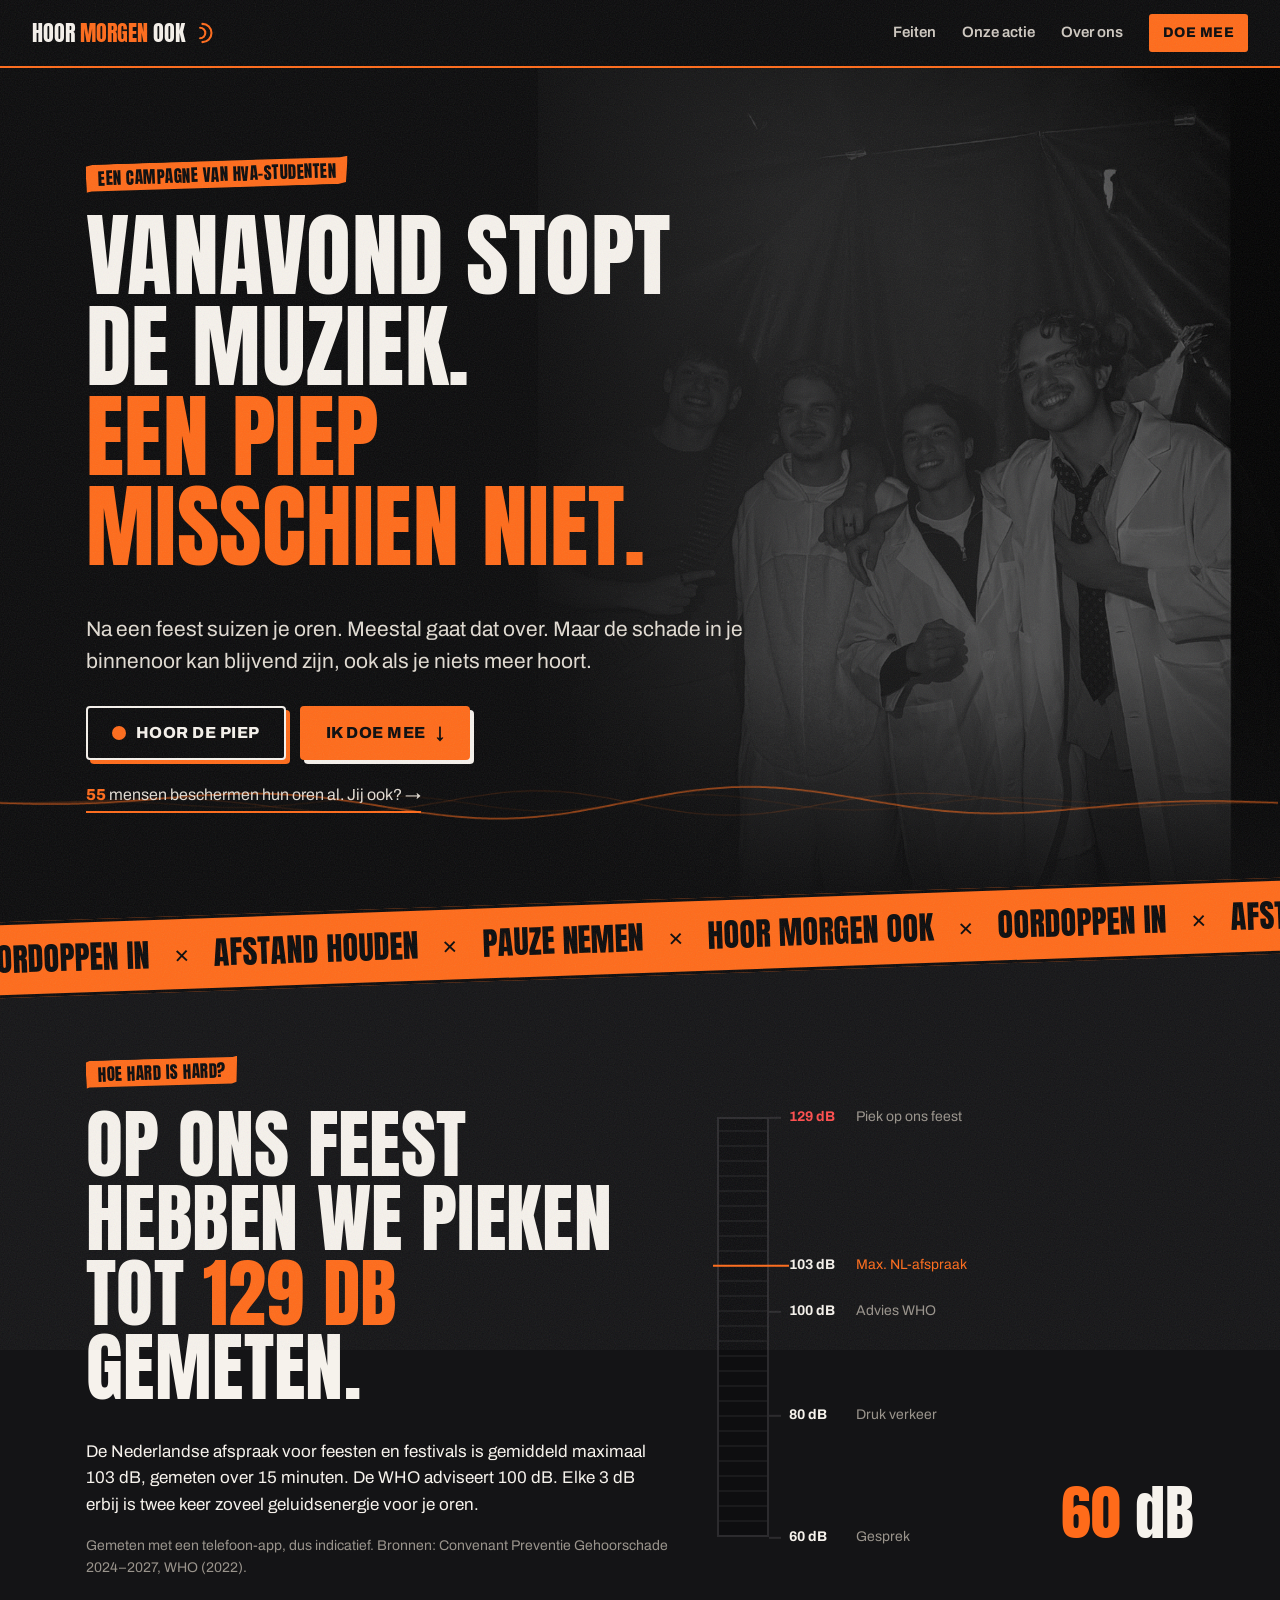
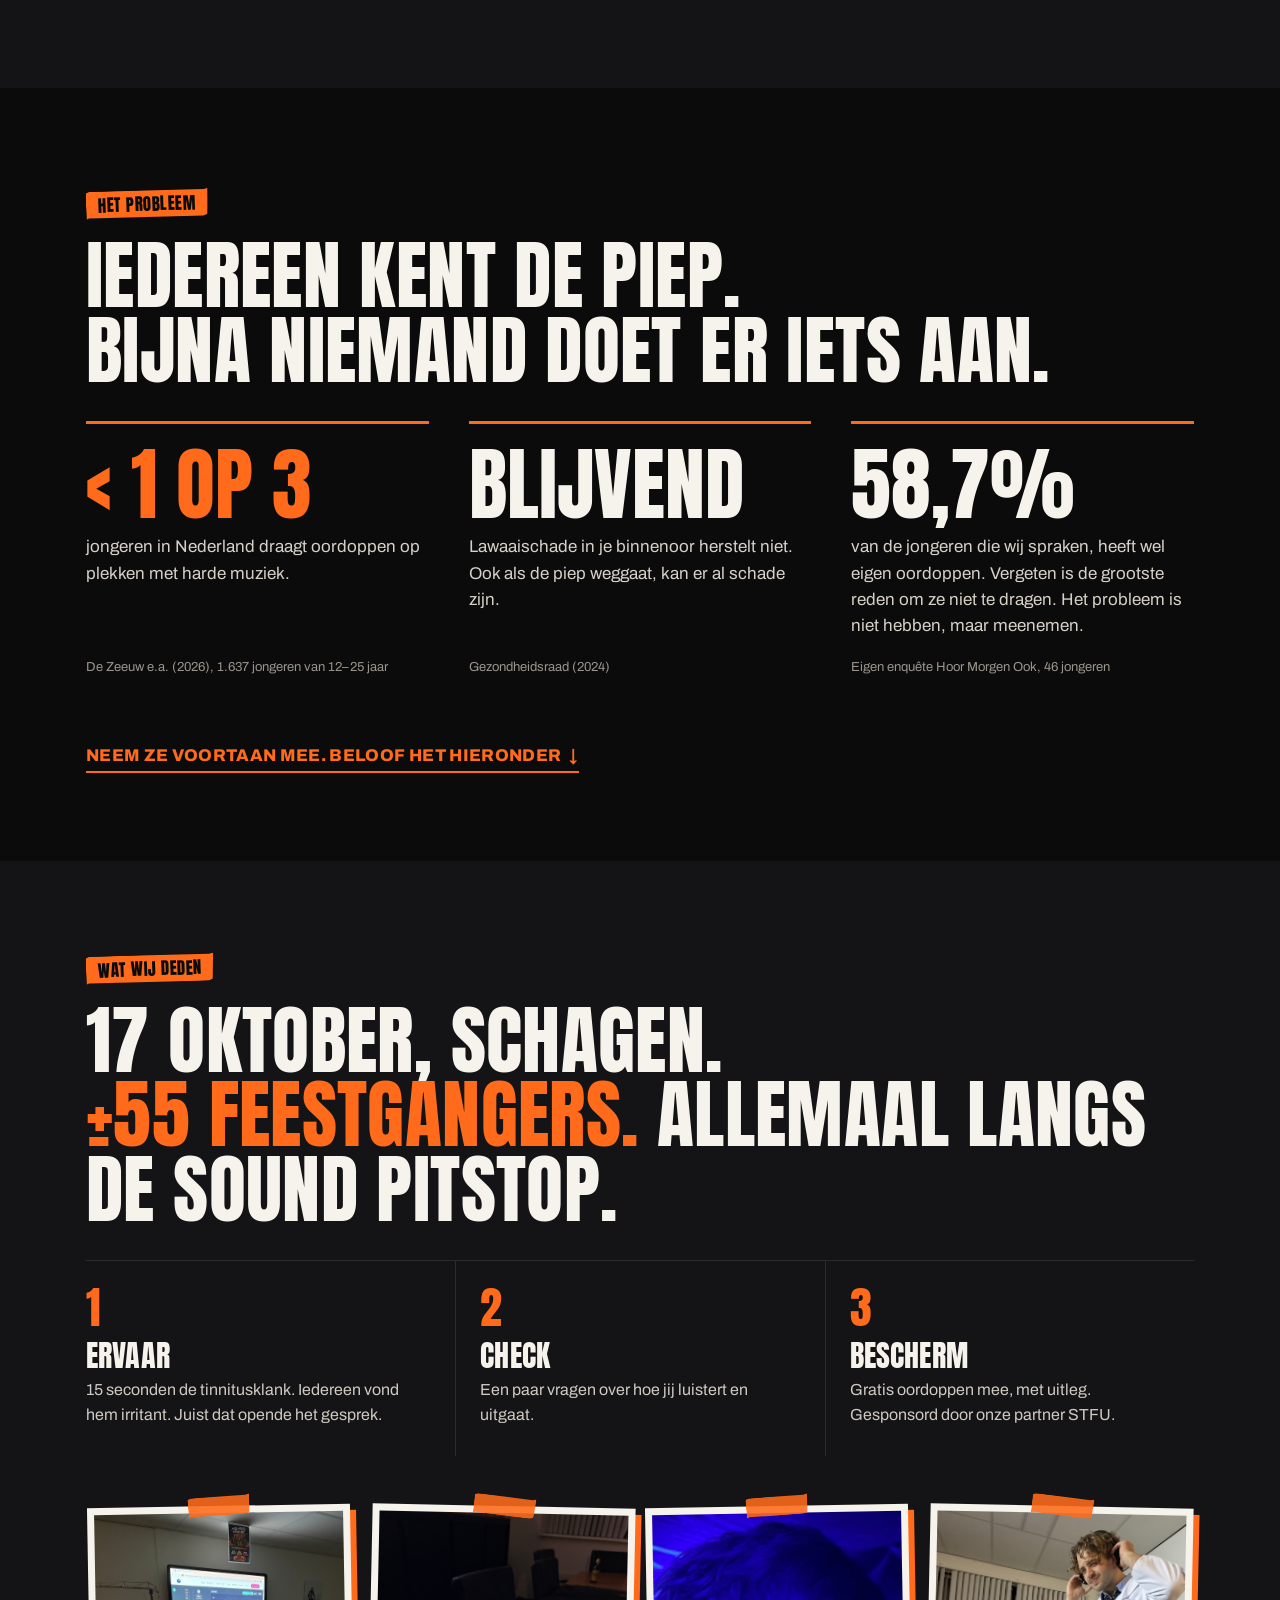
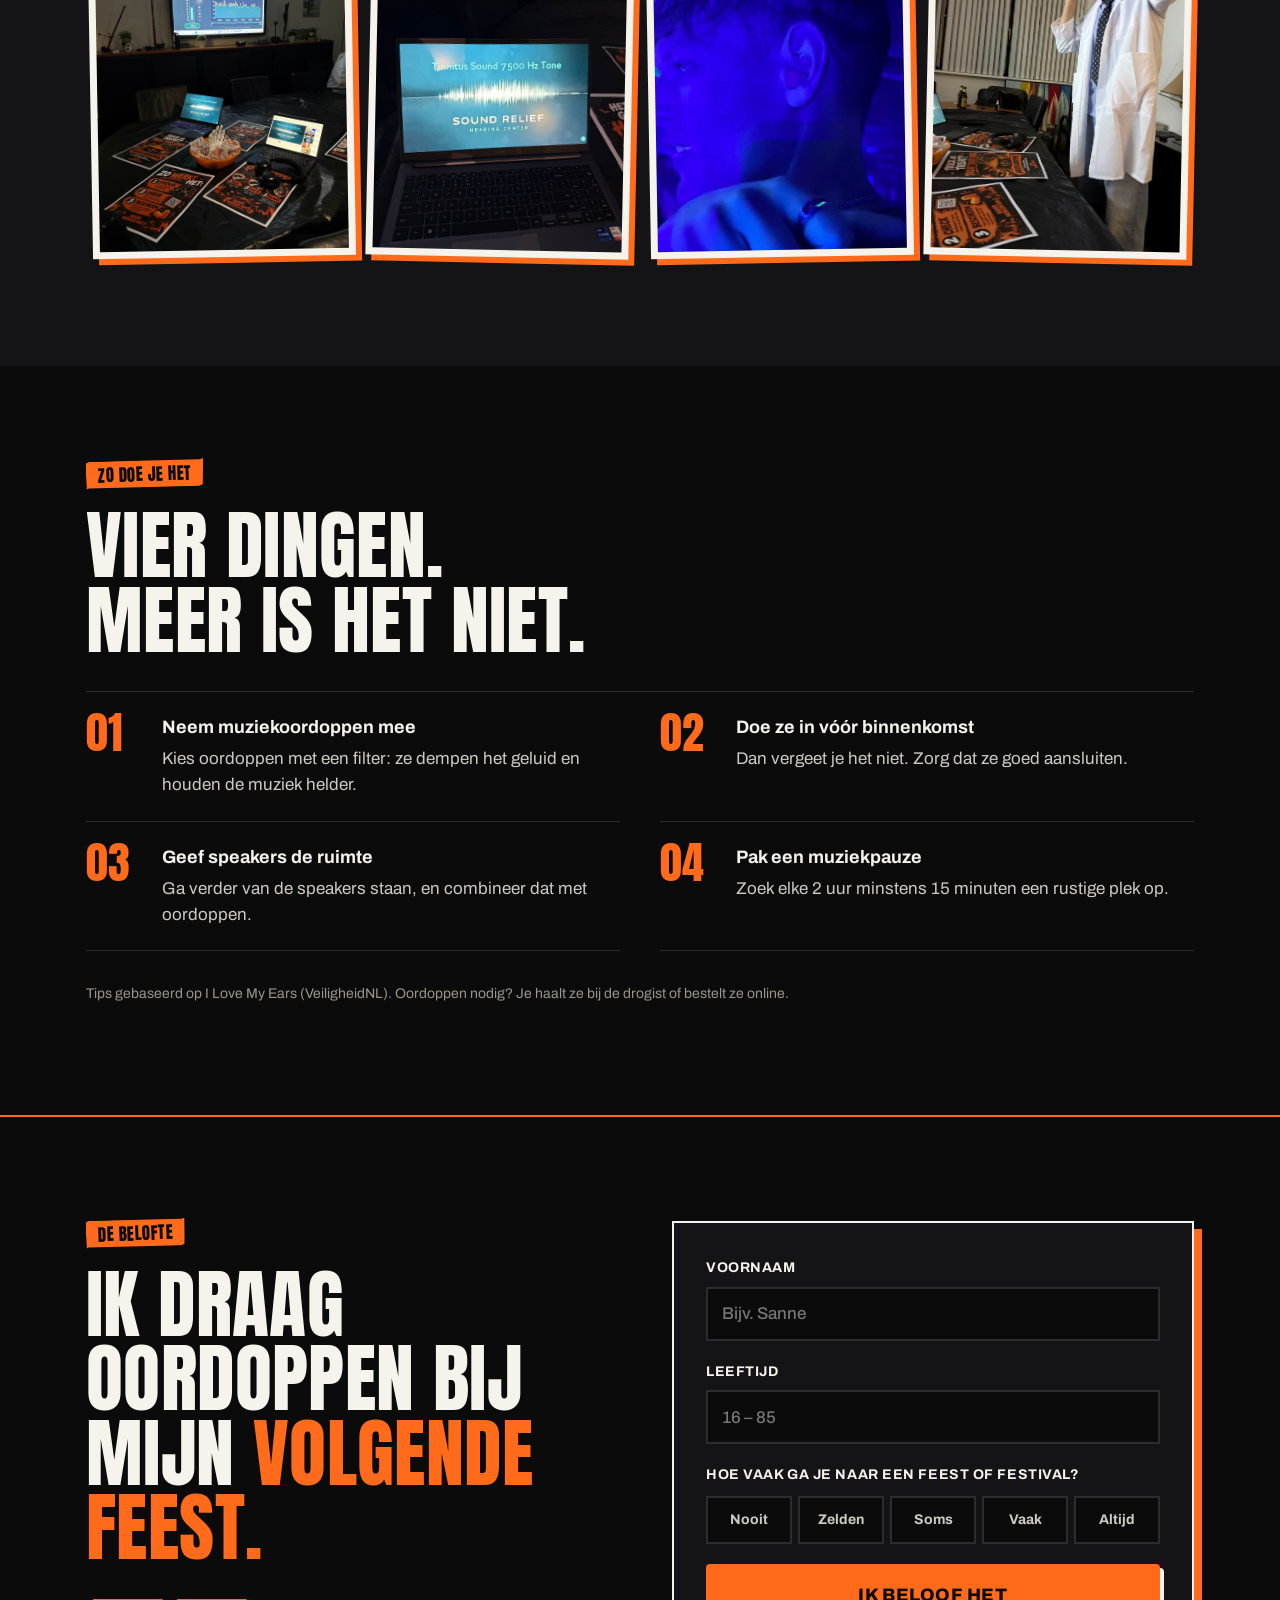
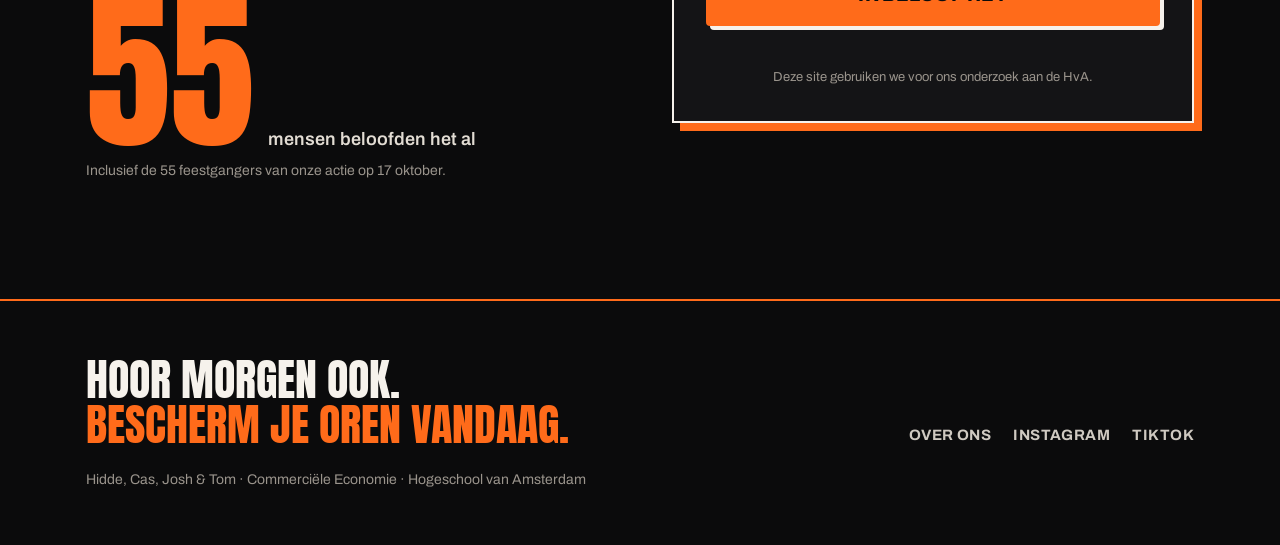
<file: index.html>
<!doctype html>
<html lang="nl">
<head>
<meta charset="utf-8">
<meta name="viewport" content="width=device-width, initial-scale=1, viewport-fit=cover">
<title>Hoor Morgen Ook · Bescherm je oren vandaag</title>
<meta name="description" content="Vanavond stopt de muziek. Een piep misschien niet. Beloof dat je bij je volgende feest oordoppen draagt.">
<meta name="theme-color" content="#0B0B0C">
<meta property="og:title" content="Hoor Morgen Ook">
<meta property="og:description" content="Vanavond stopt de muziek. Een piep misschien niet. Doe mee en bescherm je oren.">
<meta property="og:image" content="img/team.jpg">
<link rel="icon" href="data:image/svg+xml,%3Csvg xmlns='http://www.w3.org/2000/svg' viewBox='0 0 40 40'%3E%3Crect width='40' height='40' rx='8' fill='%230B0B0C'/%3E%3Cg fill='none' stroke='%23FF6B1A' stroke-linecap='round'%3E%3Cpath d='M14 12a8 8 0 0 1 0 16' stroke-width='3.4'/%3E%3Cpath d='M17.5 6a14 14 0 0 1 0 28' stroke-width='2.9' opacity='.75'/%3E%3C/g%3E%3C/svg%3E">
<link rel="preconnect" href="https://fonts.googleapis.com">
<link rel="preconnect" href="https://fonts.gstatic.com" crossorigin>
<link href="https://fonts.googleapis.com/css2?family=Anton&family=Archivo:wght@400;500;600;800&display=swap" rel="stylesheet">
<link rel="stylesheet" href="css/style.css">
</head>
<body data-pagina="home">
<div class="grain" aria-hidden="true"></div>

<header class="nav">
  <a class="logo" href="index.html" aria-label="Hoor Morgen Ook, home">
    <span>Hoor <em>Morgen</em> Ook</span>
    <svg viewBox="0 0 40 40" aria-hidden="true"><path d="M14 12a8 8 0 0 1 0 16"/><path d="M17.5 6a14 14 0 0 1 0 28"/></svg>
  </a>
  <nav>
    <a href="#feiten">Feiten</a>
    <a href="#actie">Onze actie</a>
    <a href="over-ons.html">Over ons</a>
    <a class="nav-cta naar-belofte" href="#belofte">Doe mee</a>
  </nav>
</header>

<main>
  <!-- 1. OPENING -->
  <section class="hero">
    <div class="hero-bg" aria-hidden="true"><img src="img/team_uv.jpg" alt=""><canvas id="golf"></canvas></div>
    <div class="wrap hero-inner">
      <p class="kicker reveal">Een campagne van HvA-studenten</p>
      <h1 class="reveal">Vanavond stopt de muziek.<br><span class="oranje">Een piep misschien niet.</span></h1>
      <p class="lead reveal">Na een feest suizen je oren. Meestal gaat dat over. Maar de schade in je binnenoor kan blijvend zijn, ook als je niets meer hoort.</p>
      <div class="hero-knoppen reveal">
        <button class="knop knop-licht" id="piepknop" type="button" aria-pressed="false">
          <span class="piep-icoon" aria-hidden="true"></span><span class="piep-tekst">Hoor de piep</span>
        </button>
        <a class="knop naar-belofte" href="#belofte">Ik doe mee <span aria-hidden="true">↓</span></a>
      </div>
      <p class="piep-uitleg" id="piepuitleg" hidden>Dit is hoe tinnitus voor veel mensen klinkt. Nu stop je hem met één klik. Met tinnitus kan dat niet.</p>
      <a class="teller-regel naar-belofte reveal" href="#belofte">
        <strong class="teller-getal" data-teller>55</strong> mensen beschermen hun oren al. Jij ook? →
      </a>
    </div>
  </section>

  <div class="tape" aria-hidden="true"><div class="tape-rol">
    <span>Oordoppen in</span><span>Afstand houden</span><span>Pauze nemen</span><span>Hoor morgen ook</span>
    <span>Oordoppen in</span><span>Afstand houden</span><span>Pauze nemen</span><span>Hoor morgen ook</span>
  </div></div>

  <!-- 2. HOE HARD IS HARD -->
  <section class="db" id="hard">
    <div class="wrap db-grid">
      <div class="db-tekst">
        <p class="kicker">Hoe hard is hard?</p>
        <h2>Op ons feest hebben we pieken tot <span class="oranje">129&nbsp;dB</span> gemeten.</h2>
        <p>De Nederlandse afspraak voor feesten en festivals is gemiddeld maximaal 103 dB, gemeten over 15 minuten. De WHO adviseert 100 dB. Elke 3 dB erbij is twee keer zoveel geluidsenergie voor je oren.</p>
        <p class="klein">Gemeten met een telefoon-app, dus indicatief. Bronnen: Convenant Preventie Gehoorschade 2024–2027, WHO (2022).</p>
      </div>
      <div class="meter" aria-label="Geluidsmeter van 60 tot 130 decibel">
        <div class="meter-balk"><div class="meter-vulling" id="meterVulling"></div></div>
        <ul class="meter-schaal">
          <li style="--p:0"><b>60 dB</b> Gesprek</li>
          <li style="--p:.29"><b>80 dB</b> Druk verkeer</li>
          <li style="--p:.57"><b>100 dB</b> Advies WHO</li>
          <li class="grens" style="--p:.614"><b>103 dB</b> Max. NL-afspraak</li>
          <li class="piek" style="--p:1"><b>129 dB</b> Piek op ons feest</li>
        </ul>
        <div class="meter-lezing"><span id="meterGetal">60</span> dB</div>
      </div>
    </div>
  </section>

  <!-- 3. FEITEN -->
  <section class="feiten" id="feiten">
    <div class="wrap">
      <p class="kicker">Het probleem</p>
      <h2 class="reveal">Iedereen kent de piep.<br>Bijna niemand doet er iets aan.</h2>
      <div class="kaarten">
        <article class="kaart reveal">
          <div class="groot">&lt;&nbsp;1&nbsp;op&nbsp;3</div>
          <p>jongeren in Nederland draagt oordoppen op plekken met harde muziek.</p>
          <cite>De Zeeuw e.a. (2026), 1.637 jongeren van 12–25 jaar</cite>
        </article>
        <article class="kaart reveal">
          <div class="groot">Blijvend</div>
          <p>Lawaaischade in je binnenoor herstelt niet. Ook als de piep weggaat, kan er al schade zijn.</p>
          <cite>Gezondheidsraad (2024)</cite>
        </article>
        <article class="kaart reveal">
          <div class="groot">58,7%</div>
          <p>van de jongeren die wij spraken, heeft wel eigen oordoppen. Vergeten is de grootste reden om ze niet te dragen. Het probleem is niet hebben, maar meenemen.</p>
          <cite>Eigen enquête Hoor Morgen Ook, 46 jongeren</cite>
        </article>
      </div>
      <a class="pijl-link naar-belofte" href="#belofte">Neem ze voortaan mee. Beloof het hieronder <span aria-hidden="true">↓</span></a>
    </div>
  </section>

  <!-- 4. ONZE ACTIE -->
  <section class="actie" id="actie">
    <div class="wrap">
      <p class="kicker">Wat wij deden</p>
      <h2 class="reveal">17 oktober, Schagen.<br><span class="oranje">±55 feestgangers.</span> Allemaal langs de Sound Pitstop.</h2>
      <div class="stappen">
        <div class="stap reveal"><span>1</span><h3>Ervaar</h3><p>15 seconden de tinnitusklank. Iedereen vond hem irritant. Juist dat opende het gesprek.</p></div>
        <div class="stap reveal"><span>2</span><h3>Check</h3><p>Een paar vragen over hoe jij luistert en uitgaat.</p></div>
        <div class="stap reveal"><span>3</span><h3>Bescherm</h3><p>Gratis oordoppen mee, met uitleg. Gesponsord door onze partner STFU.</p></div>
      </div>
      <div class="galerij">
        <figure class="reveal"><img src="img/setup.jpg" alt="De Sound Pitstop met flyers, oordoppen en een geluidsmeter op een groot scherm" loading="lazy"></figure>
        <figure class="reveal"><img src="img/laptop7500.jpg" alt="Laptop die de tinnitusklank van 7500 Hz afspeelt bij de Sound Pitstop" loading="lazy"></figure>
        <figure class="reveal"><img src="img/hidde_oordop.jpg" alt="Hidde op het feest, met een oordop in" loading="lazy"></figure>
        <figure class="reveal"><img src="img/labcoat_headphones.jpg" alt="Teamlid in labjas zet een koptelefoon op voor de tinnitusklank" loading="lazy"></figure>
      </div>
    </div>
  </section>

  <!-- 5. TIPS -->
  <section class="tips" id="tips">
    <div class="wrap">
      <p class="kicker">Zo doe je het</p>
      <h2 class="reveal">Vier dingen.<br>Meer is het niet.</h2>
      <ol class="tiplijst">
        <li class="reveal"><b>Neem muziekoordoppen mee</b>Kies oordoppen met een filter: ze dempen het geluid en houden de muziek helder.</li>
        <li class="reveal"><b>Doe ze in vóór binnenkomst</b>Dan vergeet je het niet. Zorg dat ze goed aansluiten.</li>
        <li class="reveal"><b>Geef speakers de ruimte</b>Ga verder van de speakers staan, en combineer dat met oordoppen.</li>
        <li class="reveal"><b>Pak een muziekpauze</b>Zoek elke 2 uur minstens 15 minuten een rustige plek op.</li>
      </ol>
      <p class="klein">Tips gebaseerd op I Love My Ears (VeiligheidNL). Oordoppen nodig? Je haalt ze bij de drogist of bestelt ze online.</p>
    </div>
  </section>

  <!-- 6. BELOFTE -->
  <section class="belofte" id="belofte">
    <div class="wrap belofte-grid">
      <div class="belofte-tekst">
        <p class="kicker">De belofte</p>
        <h2>Ik draag oordoppen bij mijn <span class="oranje">volgende feest.</span></h2>
        <div class="grote-teller">
          <strong class="teller-getal" data-teller>55</strong>
          <span>mensen beloofden het al</span>
        </div>
        <p class="klein">Inclusief de 55 feestgangers van onze actie op 17 oktober.</p>
      </div>

      <form class="formulier" id="formulier" novalidate autocomplete="off">
        <label>Voornaam
          <input name="naam" id="naam" maxlength="40" required autocomplete="off" autocapitalize="words" spellcheck="false" placeholder="Bijv. Sanne">
        </label>
        <label>Leeftijd
          <input name="leeftijd" id="leeftijd" type="number" inputmode="numeric" min="16" max="85" placeholder="16 – 85">
        </label>
        <fieldset>
          <legend>Hoe vaak ga je naar een feest of festival?</legend>
          <div class="keuzes">
            <label><input type="radio" name="uitgaan" value="Nooit"><span>Nooit</span></label>
            <label><input type="radio" name="uitgaan" value="Zelden"><span>Zelden</span></label>
            <label><input type="radio" name="uitgaan" value="Soms"><span>Soms</span></label>
            <label><input type="radio" name="uitgaan" value="Vaak"><span>Vaak</span></label>
            <label><input type="radio" name="uitgaan" value="Altijd"><span>Altijd</span></label>
          </div>
        </fieldset>
        <!-- lokveld: onzichtbaar voor mensen -->
        <div class="lok" aria-hidden="true"><label>Website <input name="website" tabindex="-1" autocomplete="off"></label></div>
        <button class="knop knop-groot" type="submit" id="verstuur">Ik beloof het</button>
        <p class="melding" id="melding" role="status" aria-live="polite"></p>
        <p class="privacy">Deze site gebruiken we voor ons onderzoek aan de HvA.</p>
      </form>

      <div class="bedankt" id="bedankt" hidden>
        <div class="bedankt-icoon" aria-hidden="true">🎧</div>
        <h3 id="bedanktTitel">Jij bent de 87e die zijn oren beschermt!</h3>
        <p>Spreek het af met je vrienden: wie neemt de oordoppen mee?</p>
        <button class="knop" type="button" id="deelknop">Deel met je vrienden</button>
      </div>

      <div class="admin" id="admin" hidden>
        <p class="admin-label">Admin</p>
        <button class="knop knop-groot" type="button" id="adminBelofte">Ik beloof het (admin)</button>
        <p class="melding" id="adminMelding" role="status" aria-live="polite"></p>
        <button class="knop knop-licht" type="button" id="adminPauze">Beloftes pauzeren</button>
        <button class="admin-uit" type="button" id="adminUit">Admin verlaten</button>
      </div>
    </div>
  </section>
</main>

<footer class="voet">
  <div class="wrap voet-grid">
    <div>
      <p class="voet-slogan">Hoor morgen ook.<br><span class="oranje">Bescherm je oren vandaag.</span></p>
    </div>
    <div class="voet-links">
      <a href="over-ons.html">Over ons</a>
      <a href="https://www.instagram.com/hoormorgenook" target="_blank" rel="noopener">Instagram</a>
      <a href="https://www.tiktok.com/@hoormorgenook" target="_blank" rel="noopener">TikTok</a>
    </div>
    <p class="klein">Hidde, Cas, Josh &amp; Tom · Commerciële Economie · Hogeschool van Amsterdam</p>
  </div>
</footer>

<script src="js/config.js"></script>
<script src="js/main.js"></script>
</body>
</html>
</file>
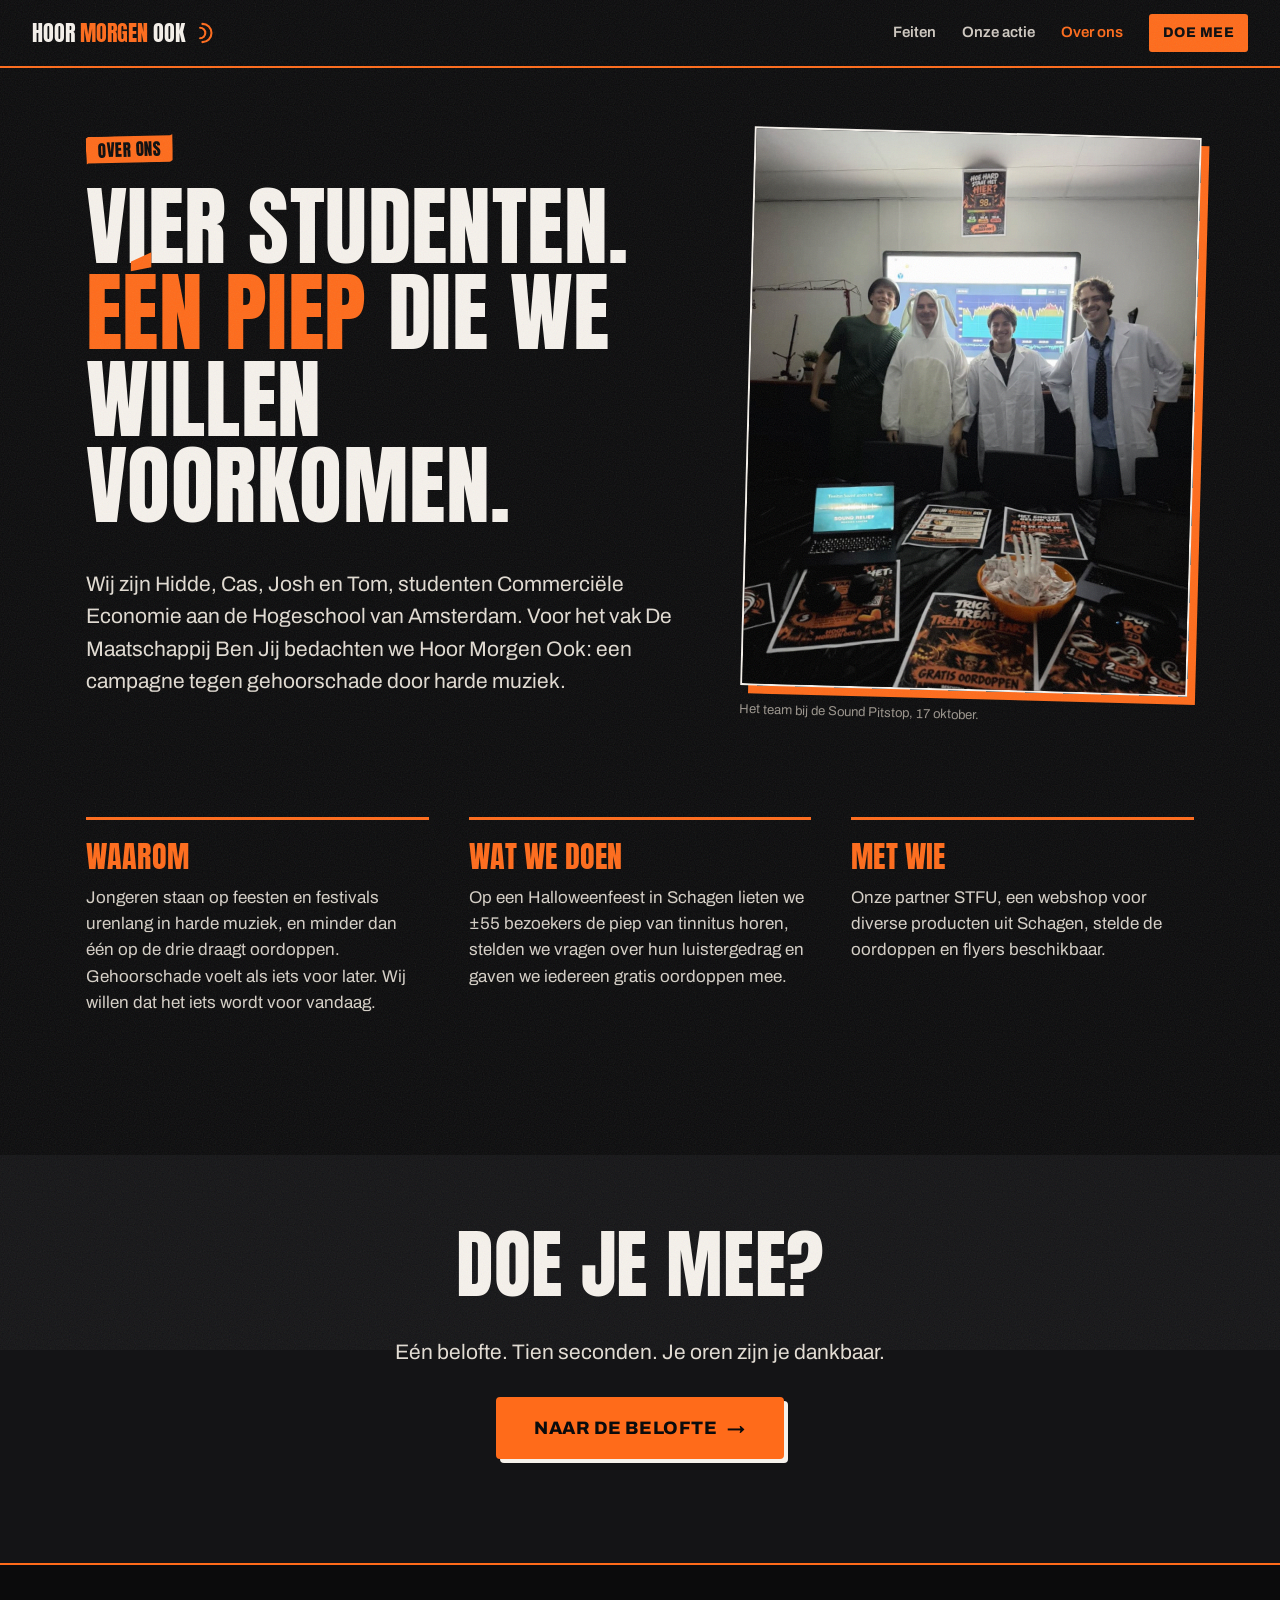
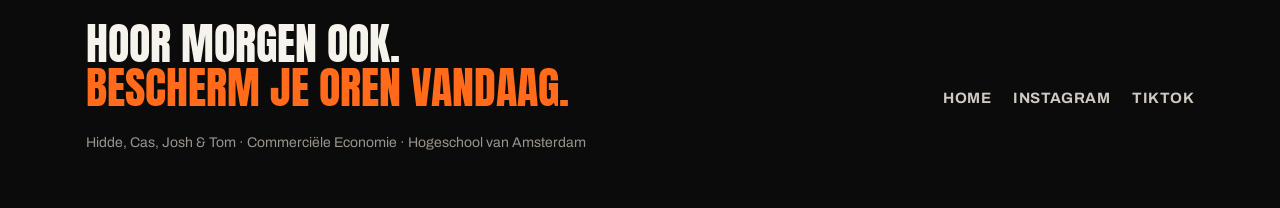
<file: over-ons.html>
<!doctype html>
<html lang="nl">
<head>
<meta charset="utf-8">
<meta name="viewport" content="width=device-width, initial-scale=1, viewport-fit=cover">
<title>Over ons · Hoor Morgen Ook</title>
<meta name="description" content="Hoor Morgen Ook is een campagne van vier HvA-studenten tegen gehoorschade door harde muziek.">
<meta name="theme-color" content="#0B0B0C">
<link rel="icon" href="data:image/svg+xml,%3Csvg xmlns='http://www.w3.org/2000/svg' viewBox='0 0 40 40'%3E%3Crect width='40' height='40' rx='8' fill='%230B0B0C'/%3E%3Cg fill='none' stroke='%23FF6B1A' stroke-linecap='round'%3E%3Cpath d='M14 12a8 8 0 0 1 0 16' stroke-width='3.4'/%3E%3Cpath d='M17.5 6a14 14 0 0 1 0 28' stroke-width='2.9' opacity='.75'/%3E%3C/g%3E%3C/svg%3E">
<link rel="preconnect" href="https://fonts.googleapis.com">
<link rel="preconnect" href="https://fonts.gstatic.com" crossorigin>
<link href="https://fonts.googleapis.com/css2?family=Anton&family=Archivo:wght@400;500;600;800&display=swap" rel="stylesheet">
<link rel="stylesheet" href="css/style.css">
</head>
<body data-pagina="over-ons">
<div class="grain" aria-hidden="true"></div>

<header class="nav">
  <a class="logo" href="index.html" aria-label="Hoor Morgen Ook, home">
    <span>Hoor <em>Morgen</em> Ook</span>
    <svg viewBox="0 0 40 40" aria-hidden="true"><path d="M14 12a8 8 0 0 1 0 16"/><path d="M17.5 6a14 14 0 0 1 0 28"/></svg>
  </a>
  <nav>
    <a href="index.html#feiten">Feiten</a>
    <a href="index.html#actie">Onze actie</a>
    <a href="over-ons.html" aria-current="page">Over ons</a>
    <a class="nav-cta" href="index.html#belofte">Doe mee</a>
  </nav>
</header>

<main>
  <section class="over-hero">
    <div class="wrap over-grid">
      <div>
        <p class="kicker">Over ons</p>
        <h1 class="reveal">Vier studenten.<br><span class="oranje">Eén piep</span> die we willen voorkomen.</h1>
        <p class="lead reveal">Wij zijn Hidde, Cas, Josh en Tom, studenten Commerciële Economie aan de Hogeschool van Amsterdam. Voor het vak De Maatschappij Ben Jij bedachten we Hoor Morgen Ook: een campagne tegen gehoorschade door harde muziek.</p>
      </div>
      <figure class="over-foto reveal">
        <img src="img/team.jpg" alt="Hidde, Cas, Josh en Tom in Halloween-kostuum bij de Sound Pitstop">
        <figcaption>Het team bij de Sound Pitstop, 17 oktober.</figcaption>
      </figure>
    </div>
  </section>

  <section class="over-blokken">
    <div class="wrap kaarten">
      <article class="kaart reveal">
        <h3>Waarom</h3>
        <p>Jongeren staan op feesten en festivals urenlang in harde muziek, en minder dan één op de drie draagt oordoppen. Gehoorschade voelt als iets voor later. Wij willen dat het iets wordt voor vandaag.</p>
      </article>
      <article class="kaart reveal">
        <h3>Wat we doen</h3>
        <p>Op een Halloweenfeest in Schagen lieten we ±55 bezoekers de piep van tinnitus horen, stelden we vragen over hun luistergedrag en gaven we iedereen gratis oordoppen mee.</p>
      </article>
      <article class="kaart reveal">
        <h3>Met wie</h3>
        <p>Onze partner STFU, een webshop voor diverse producten uit Schagen, stelde de oordoppen en flyers beschikbaar.</p>
      </article>
    </div>
  </section>

  <section class="over-cta">
    <div class="wrap">
      <h2 class="reveal">Doe je mee?</h2>
      <p class="lead">Eén belofte. Tien seconden. Je oren zijn je dankbaar.</p>
      <a class="knop knop-groot" href="index.html#belofte">Naar de belofte <span aria-hidden="true">→</span></a>
    </div>
  </section>
</main>

<footer class="voet">
  <div class="wrap voet-grid">
    <div>
      <p class="voet-slogan">Hoor morgen ook.<br><span class="oranje">Bescherm je oren vandaag.</span></p>
    </div>
    <div class="voet-links">
      <a href="index.html">Home</a>
      <a href="https://www.instagram.com/hoormorgenook" target="_blank" rel="noopener">Instagram</a>
      <a href="https://www.tiktok.com/@hoormorgenook" target="_blank" rel="noopener">TikTok</a>
    </div>
    <p class="klein">Hidde, Cas, Josh &amp; Tom · Commerciële Economie · Hogeschool van Amsterdam</p>
  </div>
</footer>

<script src="js/config.js"></script>
<script src="js/main.js"></script>
</body>
</html>
</file>
<file: css/style.css>
:root {
  --zwart: #0B0B0C;
  --paneel: #141416;
  --oranje: #FF6B1A;
  --wit: #F6F2EC;
  --grijs: #9A948C;
  --lijn: #2C2B2E;
  --display: 'Anton', Impact, 'Arial Narrow', sans-serif;
  --tekst: 'Archivo', 'Helvetica Neue', Arial, sans-serif;
  --gutter: 16px;
}

* { box-sizing: border-box; }
html { scroll-behavior: smooth; scroll-padding-top: 70px; -webkit-text-size-adjust: 100%; }
body {
  margin: 0; background: var(--zwart); color: var(--wit);
  font-family: var(--tekst); font-size: 17px; line-height: 1.55;
  overflow-x: hidden; -webkit-font-smoothing: antialiased;
}
img { max-width: 100%; display: block; }
a { color: inherit; }
.oranje { color: var(--oranje); }
.wrap { width: 100%; max-width: 1140px; margin: 0 auto; padding: 0 var(--gutter); }

/* korrel, zoals op de posters */
.grain {
  position: fixed; inset: -50%; z-index: 50; pointer-events: none; opacity: .09;
  background-image: url("data:image/svg+xml,%3Csvg xmlns='http://www.w3.org/2000/svg' width='160' height='160'%3E%3Cfilter id='n'%3E%3CfeTurbulence type='fractalNoise' baseFrequency='.85' numOctaves='3' stitchTiles='stitch'/%3E%3C/filter%3E%3Crect width='100%25' height='100%25' filter='url(%23n)'/%3E%3C/svg%3E");
}

/* ---------- typografie ---------- */
h1, h2, h3 { font-family: var(--display); font-weight: 400; text-transform: uppercase; letter-spacing: .005em; line-height: .98; margin: 0 0 .45em; }
h1 { font-size: clamp(48px, 12vw, 116px); }
h2 { font-size: clamp(38px, 8vw, 76px); }
h3 { font-size: clamp(24px, 4.5vw, 30px); }
p { margin: 0 0 1em; }
.lead { font-size: clamp(18px, 2.4vw, 21px); color: #E2DCD3; max-width: 34em; }
.klein { font-size: 14px; color: var(--grijs); }
.klein a { color: var(--wit); text-underline-offset: 3px; }

/* tape-label, zoals "SCAN & VUL IN" op de posters */
.kicker {
  display: inline-block; margin: 0 0 18px; padding: 5px 12px 4px;
  background: var(--oranje); color: var(--zwart);
  font-family: var(--display); font-size: 17px; letter-spacing: .03em; text-transform: uppercase; line-height: 1.1;
  transform: rotate(-2deg); transform-origin: left center;
  clip-path: polygon(0 6%, 3% 0, 97% 4%, 100% 0, 99% 94%, 96% 100%, 2% 96%, 0 100%);
}

/* ---------- knoppen ---------- */
.knop {
  display: inline-flex; align-items: center; justify-content: center; gap: 10px;
  min-height: 54px; padding: 0 24px; border-radius: 4px; border: 2px solid var(--oranje); cursor: pointer;
  background: var(--oranje); color: var(--zwart); font: 800 16px/1 var(--tekst); text-transform: uppercase; letter-spacing: .03em; text-decoration: none;
  box-shadow: 4px 4px 0 var(--wit);
  transition: transform .12s ease, box-shadow .12s ease;
}
.knop:hover { transform: translate(-2px, -2px); box-shadow: 6px 6px 0 var(--wit); }
.knop:active { transform: translate(3px, 3px); box-shadow: 1px 1px 0 var(--wit); }
.knop:focus-visible, a:focus-visible, input:focus-visible, button:focus-visible { outline: 3px solid var(--wit); outline-offset: 3px; }
.knop-licht { background: var(--zwart); color: var(--wit); border-color: var(--wit); box-shadow: 4px 4px 0 var(--oranje); }
.knop-licht:hover { box-shadow: 6px 6px 0 var(--oranje); }
.knop-groot { min-height: 62px; font-size: 18px; width: 100%; }
.knop[disabled] { opacity: .55; cursor: wait; transform: none; }

/* ---------- navigatie ---------- */
.nav {
  position: sticky; top: 0; z-index: 40; display: flex; align-items: center; justify-content: space-between; gap: 12px;
  padding: 12px var(--gutter); background: var(--zwart); border-bottom: 2px solid var(--oranje);
}
.logo { display: flex; align-items: center; gap: 6px; text-decoration: none; font-family: var(--display); font-size: 22px; text-transform: uppercase; white-space: nowrap; }
.logo em { font-style: normal; color: var(--oranje); }
.logo svg { width: 26px; height: 26px; fill: none; stroke: var(--oranje); stroke-width: 3.2; stroke-linecap: round; }
.nav nav { display: flex; align-items: center; gap: 14px; }
.nav nav a { white-space: nowrap; text-decoration: none; font-weight: 600; font-size: 15px; color: #CFC9C1; }
.nav nav a:hover, .nav nav a[aria-current] { color: var(--oranje); }
.nav nav a:not(.nav-cta):not([href="over-ons.html"]) { display: none; }
.nav .nav-cta { background: var(--oranje); color: var(--zwart); padding: 8px 14px; border-radius: 3px; font-weight: 800; text-transform: uppercase; font-size: 14px; letter-spacing: .03em; }
.nav .nav-cta:hover { color: var(--zwart); background: var(--wit); }
@media (min-width: 760px) { .nav nav { gap: 26px; } .nav nav a:not(.nav-cta):not([href="over-ons.html"]) { display: inline; } .nav { padding: 14px 32px; } }

/* ---------- hero ---------- */
.hero { position: relative; min-height: calc(100svh - 58px); display: flex; align-items: flex-end; overflow: hidden; padding: 120px 0 56px; }
.hero-bg { position: absolute; inset: 0; z-index: 0; }
.hero-bg img { position: absolute; inset: 0; width: 100%; height: 100%; object-fit: cover; object-position: 60% 25%; filter: grayscale(1) contrast(1.15) brightness(.55); }
.hero-bg::after { content: ''; position: absolute; inset: 0;
  background: linear-gradient(180deg, rgba(11,11,12,.35) 0%, rgba(11,11,12,.55) 40%, var(--zwart) 92%), rgba(255, 107, 26, .10); mix-blend-mode: normal; }
.hero-bg canvas { position: absolute; left: 0; right: 0; bottom: 0; width: 100%; height: 22%; opacity: .6; z-index: 1; }
@media (min-width: 900px) {
  .hero { align-items: center; padding: 80px 0; }
  .hero-bg img { left: 42%; width: 58%; object-position: 50% 30%; }
  .hero-bg::after { background: linear-gradient(90deg, var(--zwart) 38%, rgba(11,11,12,.55) 62%, rgba(11,11,12,.25) 100%), linear-gradient(0deg, var(--zwart) 0%, transparent 30%); }
}
.hero-inner { position: relative; z-index: 2; }
.hero h1 { max-width: 11ch; }
.hero-knoppen { display: flex; flex-wrap: wrap; gap: 14px; margin: 28px 0 22px; }
.piep-icoon { width: 14px; height: 14px; border-radius: 50%; background: var(--oranje); position: relative; flex: none; }
.piep-icoon::after { content: ''; position: absolute; inset: -6px; border-radius: 50%; border: 2px solid var(--oranje); opacity: 0; }
#piepknop[aria-pressed="true"] .piep-icoon::after { animation: puls 1s ease-out infinite; }
@keyframes puls { from { transform: scale(.6); opacity: 1; } to { transform: scale(1.6); opacity: 0; } }
.piep-uitleg { max-width: 30em; color: var(--oranje); font-weight: 600; font-size: 15px; }
.teller-regel { display: inline-block; text-decoration: none; font-size: 16px; color: #E2DCD3; border-bottom: 2px solid var(--oranje); padding-bottom: 3px; }
.teller-regel strong { color: var(--oranje); font-weight: 800; }

/* ---------- tape-band ---------- */
.tape { position: relative; z-index: 3; background: var(--oranje); color: var(--zwart); transform: rotate(-2deg); margin: -10px -20px 0; overflow: hidden; border-block: 3px solid var(--zwart); }
.tape-rol { display: flex; width: max-content; animation: rol 28s linear infinite; }
.tape span { font-family: var(--display); text-transform: uppercase; font-size: clamp(22px, 4vw, 32px); padding: 10px 0; white-space: nowrap; }
.tape span::after { content: '✕'; margin: 0 24px; font-size: .6em; vertical-align: middle; }
@keyframes rol { to { transform: translateX(-50%); } }

/* ---------- dB-meter ---------- */
.db { padding: 110px 0 96px; margin-top: -24px; background: var(--paneel); }
.db-grid { display: grid; gap: 48px; align-items: center; }
@media (min-width: 860px) { .db-grid { grid-template-columns: 1.1fr .9fr; } }
.meter { position: relative; height: 420px; display: grid; grid-template-columns: 52px 1fr; gap: 20px; }
.meter-balk { position: relative; background: #0E0E10; border: 2px solid var(--lijn); overflow: hidden;
  background-image: repeating-linear-gradient(0deg, transparent 0 13px, rgba(255,255,255,.05) 13px 15px); }
.meter-vulling {
  position: absolute; left: 0; right: 0; bottom: 0; height: 0%;
  background: linear-gradient(0deg, #3BD16F 0%, #F2C94C 45%, var(--oranje) 66%, #FF2E2E 100%);
  background-size: 100% 420px; background-position: bottom; transition: height .12s linear;
  -webkit-mask: repeating-linear-gradient(0deg, #000 0 13px, transparent 13px 15px); mask: repeating-linear-gradient(0deg, #000 0 13px, transparent 13px 15px);
}
.meter-schaal { position: relative; list-style: none; margin: 0; padding: 0; }
.meter-schaal li { position: absolute; left: 0; bottom: calc(var(--p) * 100%); transform: translateY(50%); font-size: 14px; color: var(--grijs); white-space: nowrap; }
.meter-schaal li b { display: inline-block; min-width: 64px; color: var(--wit); }
.meter-schaal li::before { content: ''; position: absolute; left: -20px; top: 50%; width: 12px; height: 2px; background: var(--lijn); }
.meter-schaal .grens { color: var(--oranje); transform: translateY(-15%); }
.meter-schaal .grens::before { background: var(--oranje); width: 76px; left: -76px; }
.meter-schaal li:nth-child(3) { transform: translateY(110%); }
.meter-schaal .piek b { color: #FF4D4D; }
.meter-lezing { position: absolute; right: 0; bottom: -6px; font-family: var(--display); font-size: 60px; line-height: 1; }
.meter-lezing span { color: var(--oranje); }

/* ---------- feiten ---------- */
.feiten { padding: 104px 0 88px; }
.kaarten { display: grid; gap: 0; margin: 28px 0 36px; }
@media (min-width: 860px) { .kaarten { grid-template-columns: repeat(3, 1fr); gap: 40px; } }
.kaart { border-top: 3px solid var(--oranje); padding: 22px 0 30px; display: flex; flex-direction: column; }
@media (max-width: 859px) { .kaart + .kaart { border-top-color: var(--lijn); } }
.kaart .groot { font-family: var(--display); font-size: clamp(60px, 13vw, 80px); line-height: .95; color: var(--wit); margin-bottom: 12px; text-transform: uppercase; }
.kaart:first-child .groot { color: var(--oranje); }
.kaart p { color: #D6D0C7; }
.kaart cite { margin-top: auto; font-style: normal; font-size: 13px; color: var(--grijs); }
.pijl-link { display: inline-flex; gap: 8px; font-weight: 800; color: var(--oranje); text-decoration: none; font-size: 17px; text-transform: uppercase; letter-spacing: .02em; border-bottom: 2px solid currentColor; padding-bottom: 2px; }
.pijl-link span { display: inline-block; animation: wip 1.6s ease-in-out infinite; }
@keyframes wip { 50% { transform: translateY(4px); } }

/* ---------- actie ---------- */
.actie { padding: 96px 0; background: var(--paneel); }
.stappen { display: grid; gap: 0; margin: 32px 0 40px; border-top: 1px solid var(--lijn); }
@media (min-width: 760px) { .stappen { grid-template-columns: repeat(3, 1fr); } .stap + .stap { border-left: 1px solid var(--lijn); } }
.stap { padding: 22px 20px 8px 0; border-bottom: 1px solid var(--lijn); }
@media (min-width: 760px) { .stap { padding: 24px 24px 12px; border-bottom: 0; } .stap:first-child { padding-left: 0; } }
.stap span { font-family: var(--display); font-size: 44px; line-height: 1; color: var(--oranje); }
.stap h3 { margin: 6px 0 8px; }
.stap p { color: #CFC9C1; font-size: 16px; }
.galerij { display: grid; grid-template-columns: 1fr 1fr; gap: 10px; }
.galerij figure { margin: 0; overflow: hidden; aspect-ratio: 3 / 4; background: #1B1B1E; }
.galerij figure:nth-child(odd) { transform: rotate(-1deg); }
.galerij figure:nth-child(even) { transform: rotate(1.2deg); }
.galerij img { width: 100%; height: 100%; object-fit: cover; transition: transform .6s ease; }
.galerij figure:hover img { transform: scale(1.04); }
@media (min-width: 860px) { .galerij { grid-template-columns: repeat(4, 1fr); gap: 16px; } }

/* ---------- tips ---------- */
.tips { padding: 96px 0; }
.tiplijst { list-style: none; counter-reset: tip; padding: 0; margin: 28px 0 32px; display: grid; border-top: 1px solid var(--lijn); }
@media (min-width: 760px) { .tiplijst { grid-template-columns: 1fr 1fr; column-gap: 40px; } }
.tiplijst li { counter-increment: tip; position: relative; padding: 22px 0 22px 76px; border-bottom: 1px solid var(--lijn); color: #CFC9C1; }
.tiplijst li::before { content: '0' counter(tip); position: absolute; left: 0; top: 18px; font-family: var(--display); font-size: 44px; color: var(--oranje); line-height: 1; }
.tiplijst b { display: block; color: var(--wit); font-size: 18px; margin-bottom: 4px; }

/* ---------- belofte ---------- */
.belofte { padding: 104px 0; position: relative; overflow: hidden; background: var(--zwart); border-top: 2px solid var(--oranje); }
.belofte-grid { display: grid; gap: 40px; align-items: start; }
@media (min-width: 900px) { .belofte-grid { grid-template-columns: 1fr 1fr; gap: 64px; } }
.grote-teller { display: flex; align-items: baseline; flex-wrap: wrap; gap: 4px 14px; margin: 18px 0 6px; }
.grote-teller strong { font-family: var(--display); font-size: clamp(96px, 24vw, 170px); line-height: .88; color: var(--oranje); font-weight: 400; font-variant-numeric: tabular-nums; }
.grote-teller span { font-weight: 600; font-size: 18px; color: #E2DCD3; }
.teller-getal.stoot { animation: stoot .6s ease; display: inline-block; }
@keyframes stoot { 40% { transform: scale(1.12); } }
.formulier, .bedankt, .admin { background: var(--paneel); border: 2px solid var(--wit); padding: 26px 20px; box-shadow: 8px 8px 0 var(--oranje); }
@media (min-width: 600px) { .formulier, .bedankt, .admin { padding: 34px 32px; } }
.formulier > label, .formulier fieldset { display: block; margin: 0 0 20px; font-weight: 700; font-size: 14px; text-transform: uppercase; letter-spacing: .04em; }
.formulier input:not([type="radio"]) {
  display: block; width: 100%; margin-top: 8px; min-height: 54px; padding: 0 14px; border-radius: 0;
  border: 2px solid var(--lijn); background: var(--zwart); color: var(--wit); font: 500 17px var(--tekst); text-transform: none; letter-spacing: 0;
  transition: border-color .15s; -moz-appearance: textfield;
}
.formulier input::-webkit-outer-spin-button, .formulier input::-webkit-inner-spin-button { -webkit-appearance: none; margin: 0; }
.formulier input:focus { border-color: var(--oranje); outline: none; }
.formulier input[aria-invalid="true"] { border-color: #FF4D4D; }
fieldset { border: 0; padding: 0; }
legend { padding: 0; margin-bottom: 10px; }
.keuzes { display: grid; grid-template-columns: repeat(5, 1fr); gap: 6px; }
.keuzes label { position: relative; }
.keuzes input { position: absolute; opacity: 0; inset: 0; cursor: pointer; }
.keuzes span {
  display: flex; align-items: center; justify-content: center; min-height: 48px; padding: 0 2px;
  border: 2px solid var(--lijn); background: var(--zwart); font-size: 13px; font-weight: 700; color: #CFC9C1; text-align: center; text-transform: none; letter-spacing: 0; transition: all .12s;
}
@media (min-width: 420px) { .keuzes span { font-size: 14px; } }
.keuzes input:checked + span { background: var(--oranje); border-color: var(--oranje); color: var(--zwart); }
.keuzes input:focus-visible + span { outline: 3px solid var(--wit); outline-offset: 2px; }
.lok { position: absolute !important; left: -9999px; width: 1px; height: 1px; overflow: hidden; }
.melding { min-height: 1.4em; margin: 14px 0 0; font-size: 15px; font-weight: 600; color: #FF7A7A; }
.melding.goed { color: #3BD16F; }
.privacy { margin: 6px 0 0; font-size: 13px; color: var(--grijs); text-align: center; }
.bedankt { text-align: center; }
.bedankt-icoon { font-size: 52px; margin-bottom: 8px; }
.bedankt h3 { font-size: clamp(30px, 6vw, 42px); color: var(--oranje); }
.bedankt p { color: #DCD6CE; }
.admin { box-shadow: 8px 8px 0 #FF2E2E; display: grid; gap: 14px; }
.admin[hidden], .bedankt[hidden], .formulier[hidden] { display: none; }
.admin-label { margin: 0; font-family: var(--display); font-size: 20px; text-transform: uppercase; color: var(--oranje); }
.admin .melding { margin: 0; }
.admin-uit { background: none; border: 0; color: var(--grijs); font: 600 14px var(--tekst); cursor: pointer; text-decoration: underline; }

/* ---------- over ons ---------- */
.over-hero { padding: 64px 0 40px; }
.over-grid { display: grid; gap: 36px; align-items: center; }
@media (min-width: 900px) { .over-grid { grid-template-columns: 1.15fr .85fr; gap: 56px; } }
.over-hero h1 { font-size: clamp(44px, 9vw, 88px); }
.over-foto { margin: 0; transform: rotate(1.5deg); }
.over-foto img { width: 100%; aspect-ratio: 4 / 5; object-fit: cover; border: 2px solid var(--wit); box-shadow: 8px 8px 0 var(--oranje); }
.over-foto figcaption { margin-top: 14px; font-size: 13px; color: var(--grijs); }
.over-blokken { padding: 24px 0 56px; }
.over-blokken .kaart h3 { color: var(--oranje); }
.over-cta { padding: 72px 0 104px; text-align: center; background: var(--paneel); }
.over-cta .lead { margin: 0 auto 28px; }
.over-cta .knop-groot { width: auto; padding: 0 36px; }

/* ---------- footer ---------- */
.voet { padding: 56px 0 40px; border-top: 2px solid var(--oranje); }
.voet-grid { display: grid; gap: 22px; }
@media (min-width: 760px) { .voet-grid { grid-template-columns: 1fr auto; align-items: end; } .voet-grid .klein { grid-column: 1 / -1; } }
.voet-slogan { font-family: var(--display); text-transform: uppercase; font-size: clamp(30px, 5vw, 44px); line-height: 1.02; margin: 0; }
.voet-links { display: flex; gap: 22px; flex-wrap: wrap; }
.voet-links a { font-weight: 700; text-decoration: none; color: #CFC9C1; text-transform: uppercase; font-size: 15px; letter-spacing: .03em; }
.voet-links a:hover { color: var(--oranje); }

/* ---------- scroll-animaties ---------- */
.reveal { opacity: 0; transform: translateY(22px); transition: opacity .7s ease, transform .7s cubic-bezier(.2, .7, .2, 1); }
.reveal.zichtbaar { opacity: 1; transform: none; }
.kicker.reveal.zichtbaar { transform: rotate(-2deg); }
.no-js .reveal { opacity: 1; transform: none; }
@media (prefers-reduced-motion: reduce) {
  html { scroll-behavior: auto; }
  .reveal { opacity: 1; transform: none; transition: none; }
  .kicker.reveal { transform: rotate(-2deg); }
  .pijl-link span, .tape-rol { animation: none; }
}

/* scheve foto's behouden na de reveal-animatie */
.galerij figure.reveal.zichtbaar:nth-child(odd) { transform: rotate(-1deg); }
.galerij figure.reveal.zichtbaar:nth-child(even) { transform: rotate(1.2deg); }
.over-foto.reveal.zichtbaar { transform: rotate(1.5deg); }
html, body, main { overflow-x: clip; }
@media (min-width: 900px) { .hero h1 { max-width: 13ch; font-size: clamp(64px, 7.2vw, 100px); } }
.wrap.kaarten { margin-left: auto; margin-right: auto; }

/* fotokader: wit papier, oranje schaduw, stukje tape, zoals een geplakte poster */
.galerij { gap: 22px 16px; padding: 10px 4px 14px; }
.galerij figure { position: relative; overflow: visible; padding: 7px; background: var(--wit); box-shadow: 6px 6px 0 var(--oranje); }
.galerij figure::before {
  content: ''; position: absolute; top: -10px; left: 50%; width: 62px; height: 20px; margin-left: -31px; z-index: 2;
  background: rgba(255, 107, 26, .88); transform: rotate(-4deg);
  clip-path: polygon(0 8%, 6% 0, 94% 6%, 100% 0, 98% 92%, 92% 100%, 4% 94%, 0 100%);
}
.galerij figure:nth-child(even)::before { transform: rotate(5deg); }
.galerij figure:hover img { transform: none; }
</file>
